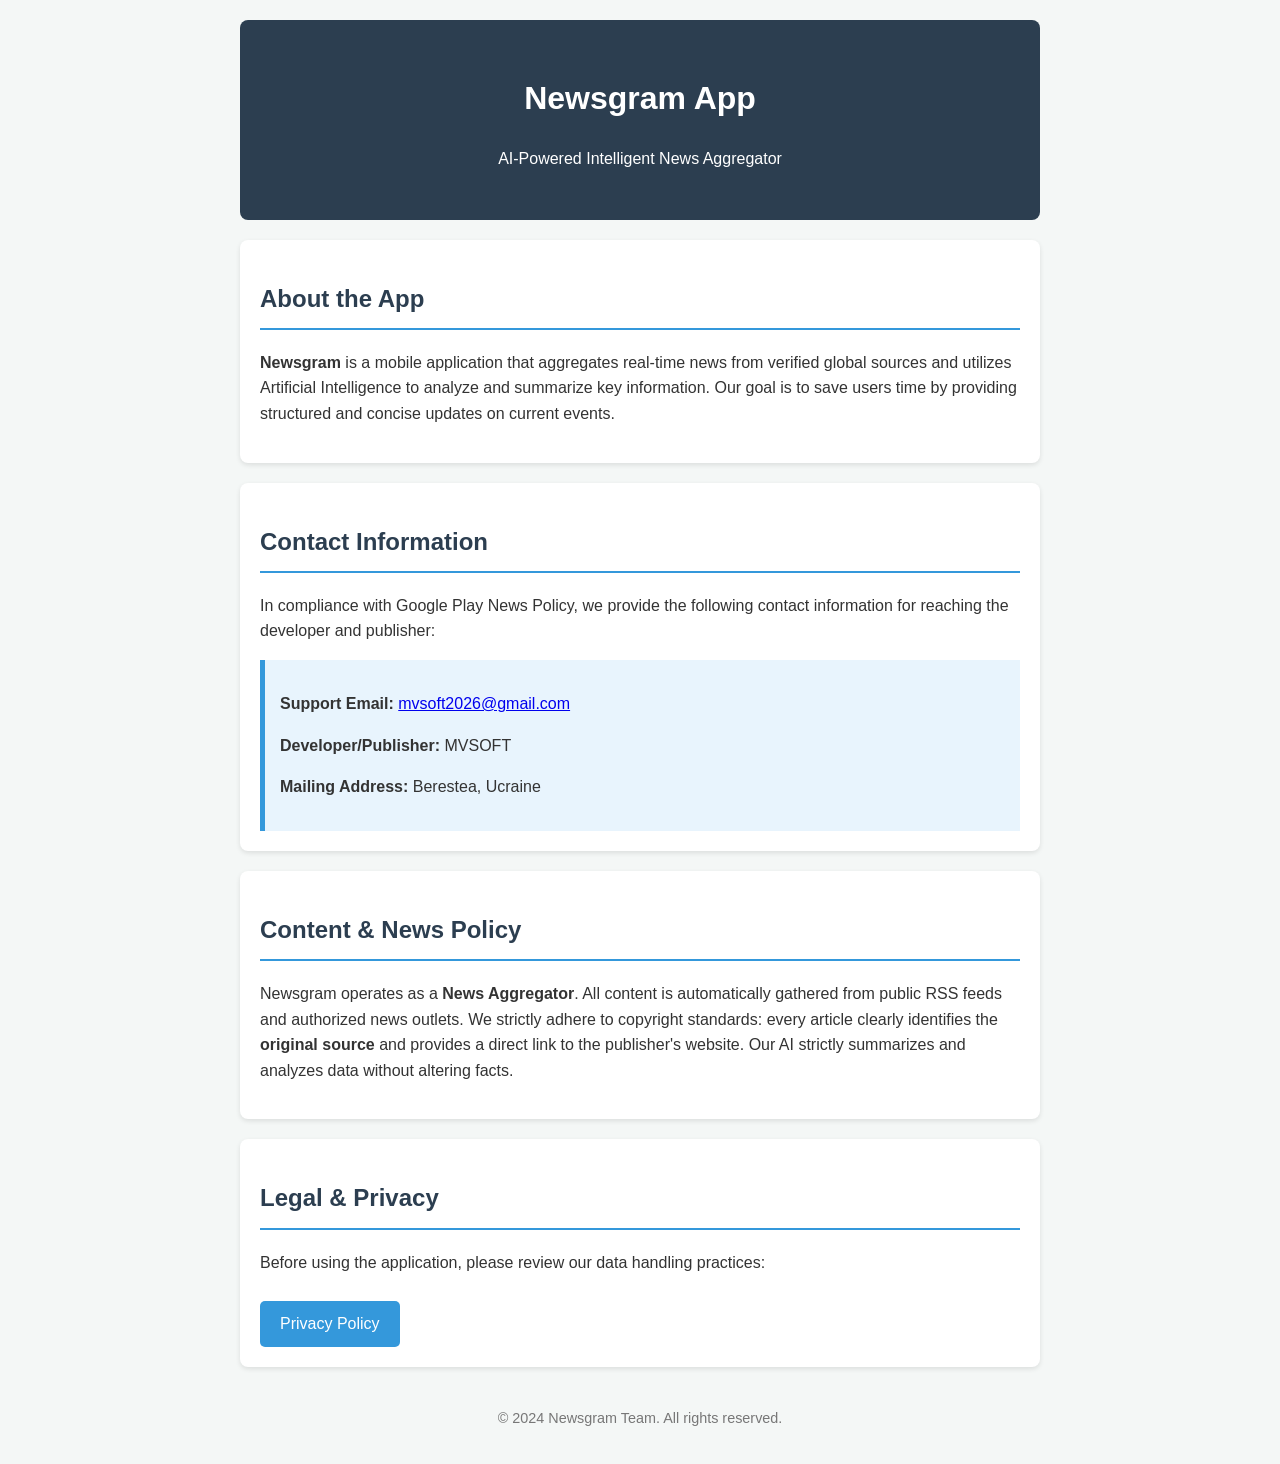
<file: index.html>
<!DOCTYPE html>
<html>
<head>
    <meta charset="UTF-8">
    <meta name="viewport" content="width=device-width, initial-scale=1.0">
    <title>Newsgram — Official App Website</title>
    <style>
        body { font-family: 'Segoe UI', Tahoma, Geneva, Verdana, sans-serif; line-height: 1.6; color: #333; max-width: 800px; margin: 0 auto; padding: 20px; background-color: #f4f7f6; }
        header { background: #2c3e50; color: white; padding: 2rem; text-align: center; border-radius: 8px; }
        section { background: white; padding: 20px; margin-top: 20px; border-radius: 8px; box-shadow: 0 2px 5px rgba(0,0,0,0.1); }
        h2 { color: #2c3e50; border-bottom: 2px solid #3498db; padding-bottom: 10px; }
        .contact-info { background: #e8f4fd; padding: 15px; border-left: 5px solid #3498db; }
        footer { text-align: center; margin-top: 40px; font-size: 0.9em; color: #777; }
        .btn { display: inline-block; background: #3498db; color: white; padding: 10px 20px; text-decoration: none; border-radius: 5px; margin-top: 10px; }
    </style>
</head>
<body>

<header>
    <h1>Newsgram App</h1>
    <p>AI-Powered Intelligent News Aggregator</p>
</header>

<section id="about">
    <h2>About the App</h2>
    <p><strong>Newsgram</strong> is a mobile application that aggregates real-time news from verified global sources and utilizes Artificial Intelligence to analyze and summarize key information. Our goal is to save users time by providing structured and concise updates on current events.</p>
</section>

<section id="contacts">
    <h2>Contact Information</h2>
    <p>In compliance with Google Play News Policy, we provide the following contact information for reaching the developer and publisher:</p>
    <div class="contact-info">
        <p><strong>Support Email:</strong> <a href="mailto:mvsoft2026@gmail.com">mvsoft2026@gmail.com</a></p>
        <p><strong>Developer/Publisher:</strong> MVSOFT</p>
        <p><strong>Mailing Address:</strong> Berestea, Ucraine</p>
    </div>
</section>

<section id="content-policy">
    <h2>Content & News Policy</h2>
    <p>Newsgram operates as a <strong>News Aggregator</strong>. All content is automatically gathered from public RSS feeds and authorized news outlets. We strictly adhere to copyright standards: every article clearly identifies the <strong>original source</strong> and provides a direct link to the publisher's website. Our AI strictly summarizes and analyzes data without altering facts.</p>
</section>

<section id="legal">
    <h2>Legal & Privacy</h2>
    <p>Before using the application, please review our data handling practices:</p>
    <a href="https://docs.google.com/document/d/e/2PACX-1vR02ZK6DEiAAbKeQB8i_gxp7SgPlhcqBGsYBY04VRgkdRIdC8AKIuLGUX6eWywDPtbmerkw3Xn7yAJL/pub" class="btn">Privacy Policy</a>
</section>

<footer>
    <p>&copy; 2024 Newsgram Team. All rights reserved.</p>
</footer>

</body>
</html>
</file>
